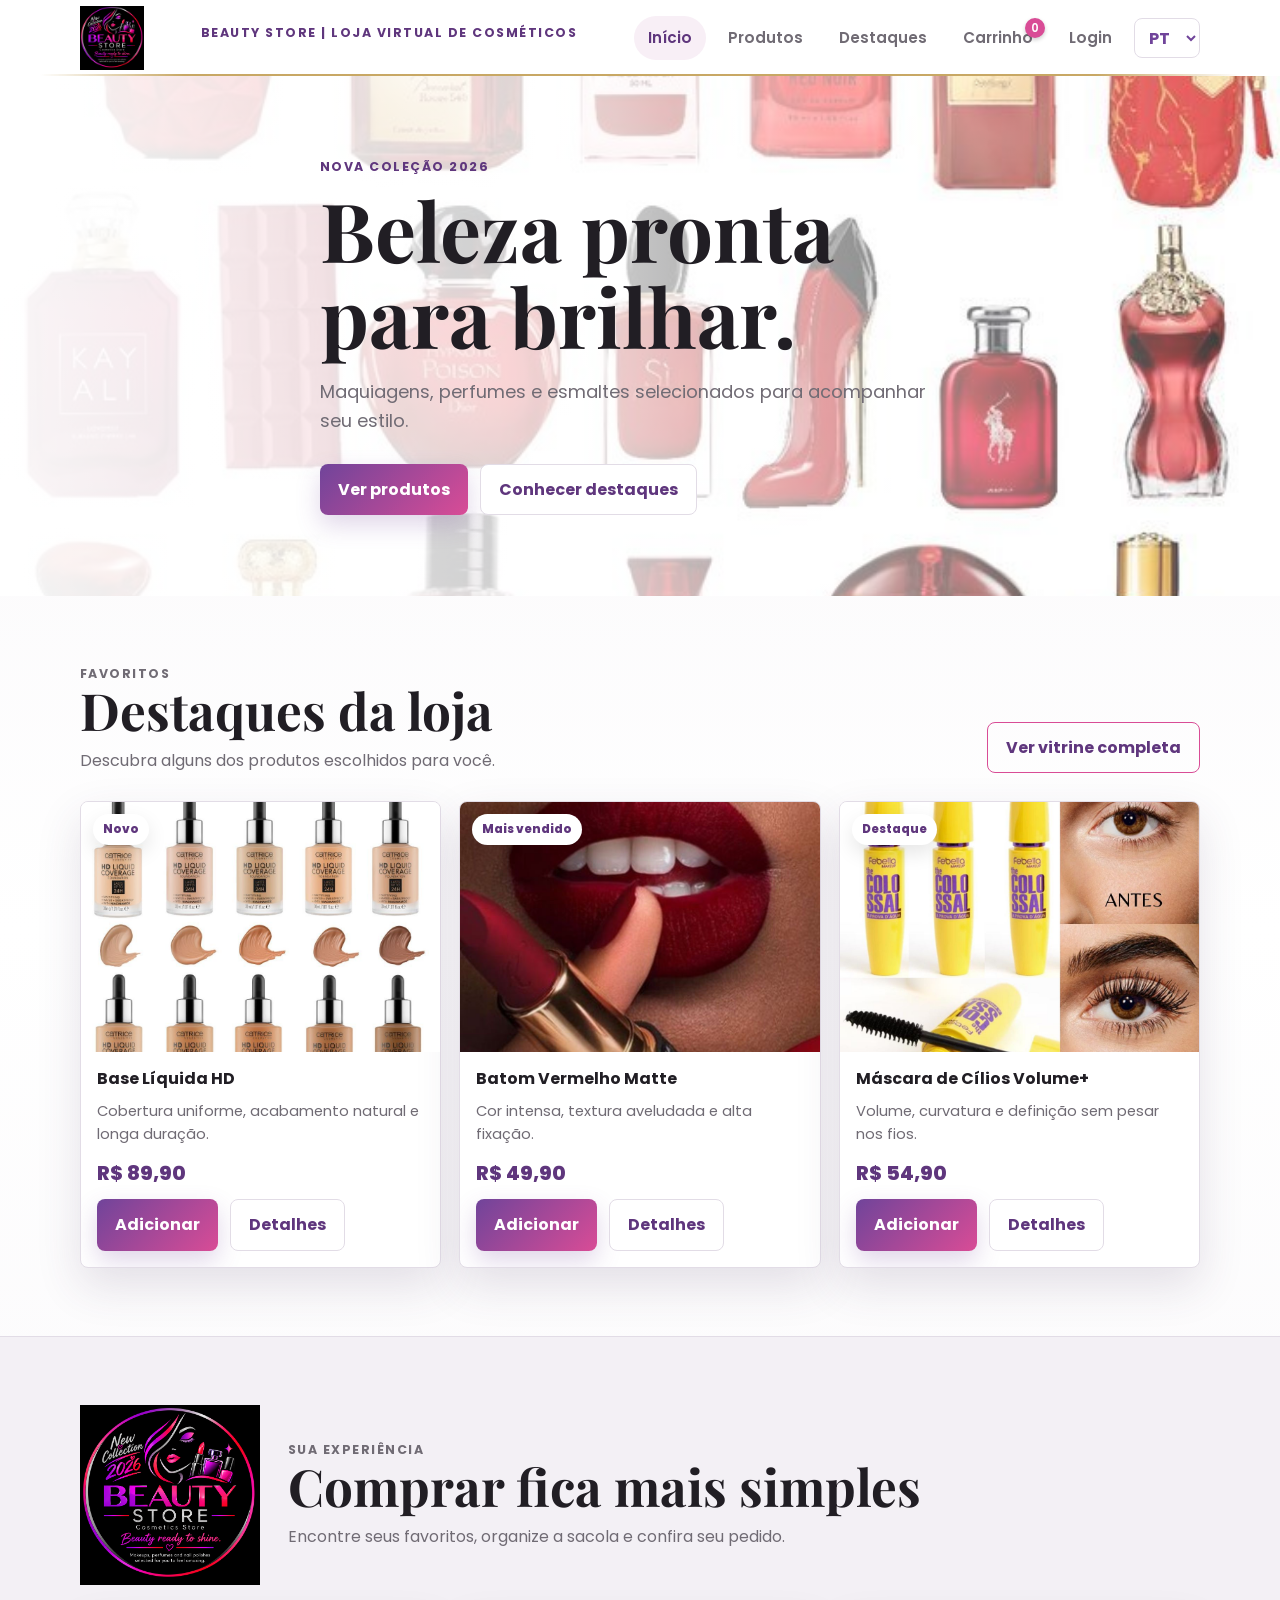
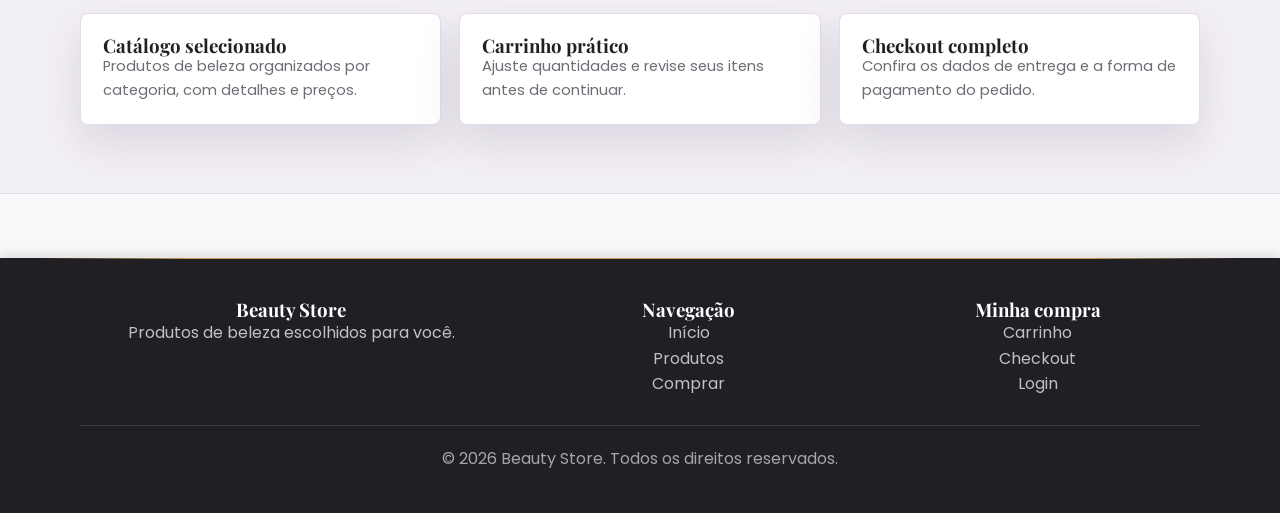
<file: public/index.html>
<!DOCTYPE html>
<html lang="pt-BR">
<head>
  <meta charset="UTF-8">
  <meta name="viewport" content="width=device-width, initial-scale=1.0">
  <title data-i18n="page.home">Beauty Store | Loja Virtual de Cosméticos</title>
  <link rel="preconnect" href="https://fonts.googleapis.com">
  <link rel="preconnect" href="https://fonts.gstatic.com" crossorigin>
  <link href="https://fonts.googleapis.com/css2?family=Playfair+Display:wght@600;700&family=Poppins:wght@400;500;600;700&display=swap" rel="stylesheet">
  <link rel="stylesheet" href="assets/css/style.css">
</head>
<body>
  <header class="topbar">
    <div class="container nav">
      <a class="brand" href="index.html"><img class="brand-logo" src="img/logo.png" alt="Beauty Store" width="64" height="64"></a>
      <p class="eyebrow" data-i18n="brand.title">Beauty Store | Loja Virtual de Cosméticos</p>
      <button class="menu-toggle" type="button" data-menu-toggle data-i18n-aria-label="nav.open" aria-expanded="false">☰</button>
      <nav class="nav-links" data-nav-links>
        <a class="active" href="index.html" aria-current="page" data-i18n="nav.home">Início</a>
        <a href="produtos.html" data-i18n="nav.products">Produtos</a>
        <a href="index.html#destaques" data-i18n="nav.highlights">Destaques</a>
        <a class="cart-link" href="carrinho.html"><span data-i18n="nav.cart">Carrinho</span> <span class="cart-count" data-cart-count>0</span></a>
        <a href="login.html" data-i18n="nav.login">Login</a>
        <select class="language-switch" data-language-switch aria-label="Idioma">
          <option value="pt">PT</option>
          <option value="en">EN</option>
        </select>
      </nav>
    </div>
  </header>

  <main>
    <section class="hero">
      <div class="container hero-content">
        <p class="eyebrow" data-i18n="home.heroEyebrow">Nova coleção 2026</p>
        <h1 data-i18n="home.heroTitle">Beleza pronta para brilhar.</h1>
        <p class="lead" data-i18n="home.heroBody">Maquiagens, perfumes e esmaltes selecionados para acompanhar seu estilo.</p>
        <div class="actions">
          <a class="btn btn-primary" href="produtos.html" data-i18n="home.products">Ver produtos</a>
          <a class="btn btn-light" href="#destaques" data-i18n="home.highlights">Conhecer destaques</a>
        </div>
      </div>
    </section>

    <section id="destaques" class="section">
      <div class="container">
        <div class="section-head">
          <div>
            <p class="eyebrow" data-i18n="home.favorites">Favoritos</p>
            <h2 data-i18n="home.featuredTitle">Destaques da loja</h2>
            <p data-i18n="home.featuredBody">Descubra alguns dos produtos escolhidos para você.</p>
          </div>
          <a class="btn btn-outline" href="produtos.html" data-i18n="home.allProducts">Ver vitrine completa</a>
        </div>
        <div class="grid grid-3" data-featured></div>
      </div>
    </section>

    <section class="section section-muted">
      <div class="container">
        <div class="section-head experience-intro">
          <img class="experience-logo" src="img/logo.png" alt="Logo Beauty Store" width="180" height="180">
          <div>
            <p class="eyebrow" data-i18n="home.experience">Sua experiência</p>
            <h2 data-i18n="home.experienceTitle">Comprar fica mais simples</h2>
            <p data-i18n="home.experienceBody">Encontre seus favoritos, organize a sacola e confira seu pedido.</p>
          </div>
        </div>
        <div class="grid grid-3">
          <article class="card summary">
            <h3 data-i18n="home.catalog">Catálogo selecionado</h3>
            <p class="product-desc" data-i18n="home.catalogBody">Produtos de beleza organizados por categoria, com detalhes e preços.</p>
          </article>
          <article class="card summary">
            <h3 data-i18n="home.easyCart">Carrinho prático</h3>
            <p class="product-desc" data-i18n="home.easyCartBody">Ajuste quantidades e revise seus itens antes de continuar.</p>
          </article>
          <article class="card summary">
            <h3 data-i18n="home.checkout">Checkout completo</h3>
            <p class="product-desc" data-i18n="home.checkoutBody">Confira os dados de entrega e a forma de pagamento do pedido.</p>
          </article>
        </div>
      </div>
    </section>
  </main>

  <footer class="footer">
    <div class="container">
      <div class="footer-grid">
        <div>
          <h3>Beauty Store</h3>
          <p data-i18n="footer.tagline">Produtos de beleza escolhidos para você.</p>
        </div>
        <div>
          <h3 data-i18n="footer.navigation">Navegação</h3>
          <p><a href="index.html" data-i18n="nav.home">Início</a></p>
          <p><a href="produtos.html" data-i18n="nav.products">Produtos</a></p>
          <p><a href="comprar.html?id=1" data-i18n="footer.buy">Comprar</a></p>
        </div>
        <div>
          <h3 data-i18n="footer.purchase">Minha compra</h3>
          <p><a href="carrinho.html" data-i18n="nav.cart">Carrinho</a></p>
          <p><a href="checkout.html" data-i18n="footer.checkout">Checkout</a></p>
          <p><a href="login.html" data-i18n="nav.login">Login</a></p>
        </div>
      </div>
      <div class="copyright" data-i18n="footer.copyright">© 2026 Beauty Store. Todos os direitos reservados.</div>
    </div>
  </footer>

  <script src="assets/js/app.js"></script>
</body>
</html>
</file>
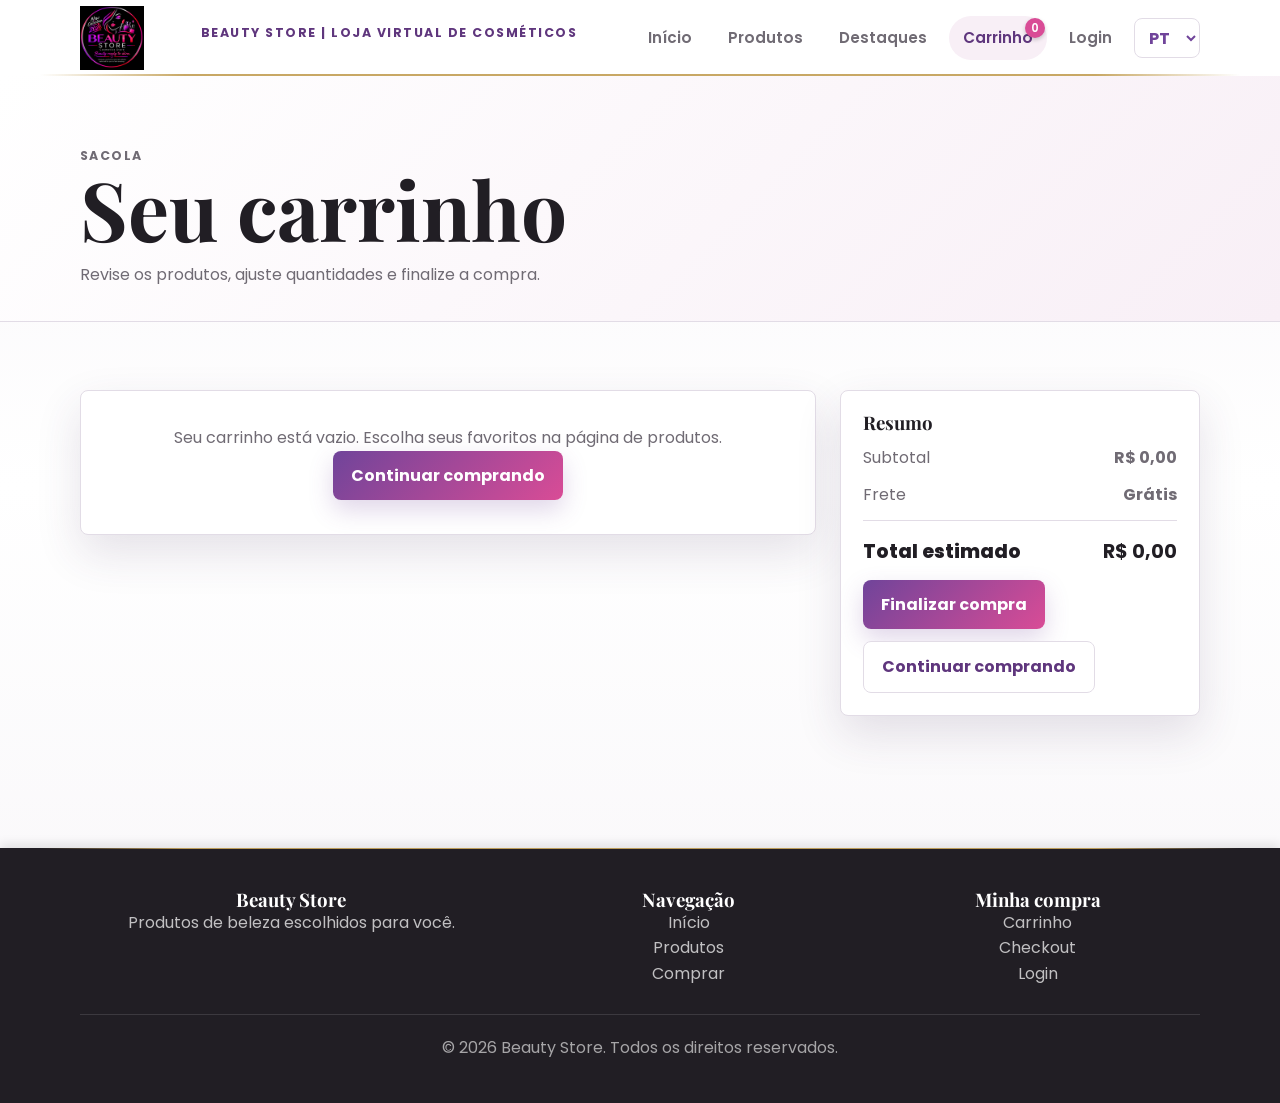
<file: public/carrinho.html>
<!DOCTYPE html>
<html lang="pt-BR">
<head>
  <meta charset="UTF-8">
  <meta name="viewport" content="width=device-width, initial-scale=1.0">
  <title data-i18n="page.home">Beauty Store | Loja Virtual de Cosméticos</title>
  <link rel="preconnect" href="https://fonts.googleapis.com">
  <link rel="preconnect" href="https://fonts.gstatic.com" crossorigin>
  <link href="https://fonts.googleapis.com/css2?family=Playfair+Display:wght@600;700&family=Poppins:wght@400;500;600;700&display=swap" rel="stylesheet">
  <link rel="stylesheet" href="assets/css/style.css">
</head>
<body>
  <header class="topbar">
    <div class="container nav">
      <a class="brand" href="index.html"><img class="brand-logo" src="img/logo.png" alt="Beauty Store" width="64" height="64"></a>
      <p class="eyebrow" data-i18n="brand.title">Beauty Store | Loja Virtual de Cosméticos</p>
      <button class="menu-toggle" type="button" data-menu-toggle data-i18n-aria-label="nav.open" aria-expanded="false">☰</button>
      <nav class="nav-links" data-nav-links>
        <a href="index.html" data-i18n="nav.home">Início</a>
        <a href="produtos.html" data-i18n="nav.products">Produtos</a>
        <a href="index.html#destaques" data-i18n="nav.highlights">Destaques</a>
        <a class="active cart-link" href="carrinho.html" aria-current="page"><span data-i18n="nav.cart">Carrinho</span> <span class="cart-count" data-cart-count>0</span></a>
        <a href="login.html" data-i18n="nav.login">Login</a>
        <select class="language-switch" data-language-switch aria-label="Idioma">
          <option value="pt">PT</option>
          <option value="en">EN</option>
        </select>
      </nav>
    </div>
  </header>

  <main>
    <section class="page-title">
      <div class="container">
        <p class="eyebrow" data-i18n="cart.eyebrow">Sacola</p>
        <h1 data-i18n="cart.title">Seu carrinho</h1>
        <p data-i18n="cart.body">Revise os produtos, ajuste quantidades e finalize a compra.</p>
      </div>
    </section>

    <section class="section">
      <div class="container cart-layout">
        <div class="cart-list" data-cart-list></div>
        <aside class="card summary">
          <h3 data-i18n="cart.summary">Resumo</h3>
          <div class="summary-row"><span data-i18n="cart.subtotal">Subtotal</span><strong data-subtotal>R$ 0,00</strong></div>
          <div class="summary-row"><span data-i18n="checkout.shipping">Frete</span><strong data-cart-shipping>Grátis acima de R$ 150,00</strong></div>
          <div class="summary-row total"><span data-i18n="cart.total">Total estimado</span><strong data-total>R$ 0,00</strong></div>
          <div class="actions">
            <a class="btn btn-primary" href="checkout.html" data-i18n="cart.finish">Finalizar compra</a>
            <a class="btn btn-light" href="produtos.html" data-i18n="cart.continue">Continuar comprando</a>
          </div>
        </aside>
      </div>
    </section>
  </main>

  <footer class="footer">
    <div class="container">
      <div class="footer-grid">
        <div>
          <h3>Beauty Store</h3>
          <p data-i18n="footer.tagline">Produtos de beleza escolhidos para você.</p>
        </div>
        <div>
          <h3 data-i18n="footer.navigation">Navegação</h3>
          <p><a href="index.html" data-i18n="nav.home">Início</a></p>
          <p><a href="produtos.html" data-i18n="nav.products">Produtos</a></p>
          <p><a href="comprar.html?id=1" data-i18n="footer.buy">Comprar</a></p>
        </div>
        <div>
          <h3 data-i18n="footer.purchase">Minha compra</h3>
          <p><a href="carrinho.html" data-i18n="nav.cart">Carrinho</a></p>
          <p><a href="checkout.html" data-i18n="footer.checkout">Checkout</a></p>
          <p><a href="login.html" data-i18n="nav.login">Login</a></p>
        </div>
      </div>
      <div class="copyright" data-i18n="footer.copyright">© 2026 Beauty Store. Todos os direitos reservados.</div>
    </div>
  </footer>

  <script src="assets/js/app.js"></script>
</body>
</html>
</file>
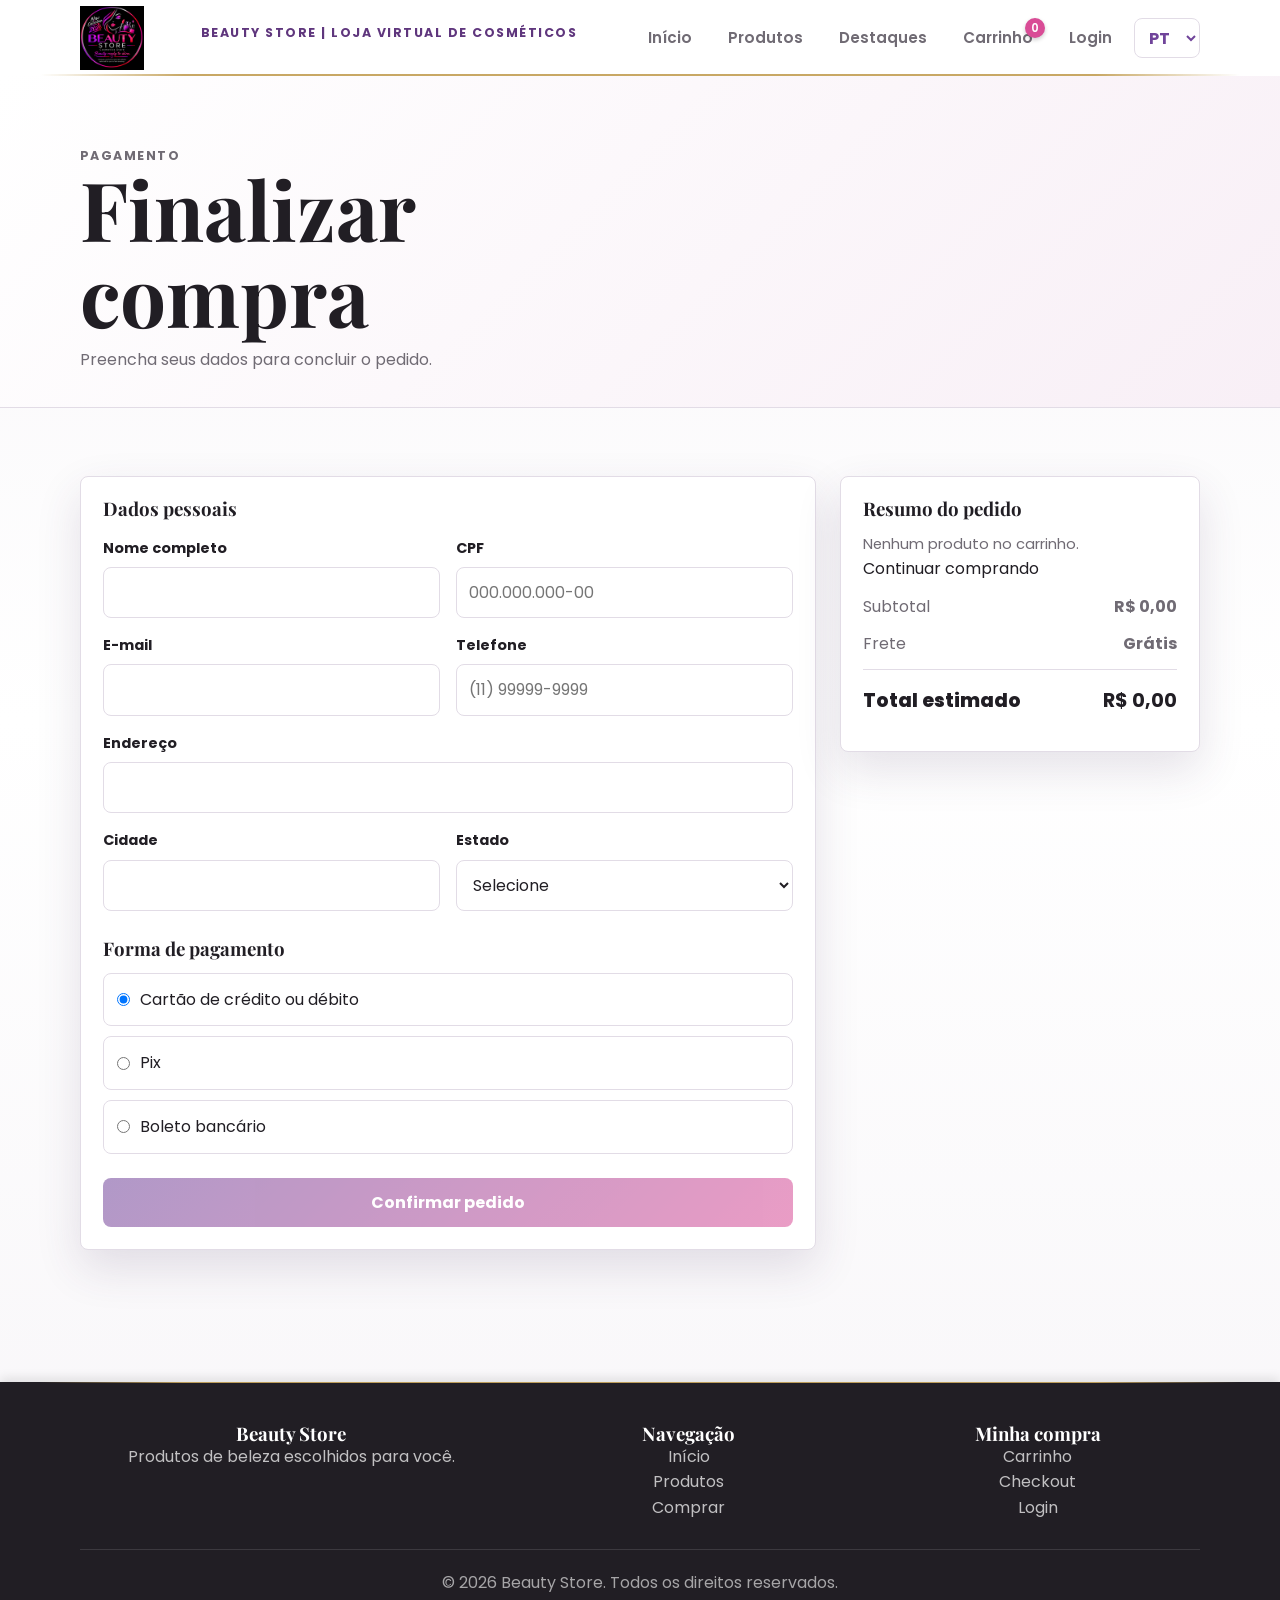
<file: public/checkout.html>
<!DOCTYPE html>
<html lang="pt-BR">
<head>
  <meta charset="UTF-8">
  <meta name="viewport" content="width=device-width, initial-scale=1.0">
  <title data-i18n="page.home">Beauty Store | Loja Virtual de Cosméticos</title>
  <link rel="preconnect" href="https://fonts.googleapis.com">
  <link rel="preconnect" href="https://fonts.gstatic.com" crossorigin>
  <link href="https://fonts.googleapis.com/css2?family=Playfair+Display:wght@600;700&family=Poppins:wght@400;500;600;700&display=swap" rel="stylesheet">
  <link rel="stylesheet" href="assets/css/style.css">
</head>
<body>
  <header class="topbar">
    <div class="container nav">
      <a class="brand" href="index.html"><img class="brand-logo" src="img/logo.png" alt="Beauty Store" width="64" height="64"></a>
      <p class="eyebrow" data-i18n="brand.title">Beauty Store | Loja Virtual de Cosméticos</p>
      <button class="menu-toggle" type="button" data-menu-toggle data-i18n-aria-label="nav.open" aria-expanded="false">☰</button>
      <nav class="nav-links" data-nav-links>
        <a href="index.html" data-i18n="nav.home">Início</a>
        <a href="produtos.html" data-i18n="nav.products">Produtos</a>
        <a href="index.html#destaques" data-i18n="nav.highlights">Destaques</a>
        <a class="cart-link" href="carrinho.html"><span data-i18n="nav.cart">Carrinho</span> <span class="cart-count" data-cart-count>0</span></a>
        <a href="login.html" data-i18n="nav.login">Login</a>
        <select class="language-switch" data-language-switch aria-label="Idioma">
          <option value="pt">PT</option>
          <option value="en">EN</option>
        </select>
      </nav>
    </div>
  </header>

  <main>
    <section class="page-title">
      <div class="container">
        <p class="eyebrow" data-i18n="checkout.eyebrow">Pagamento</p>
        <h1 data-i18n="checkout.title">Finalizar compra</h1>
        <p data-i18n="checkout.body">Preencha seus dados para concluir o pedido.</p>
      </div>
    </section>

    <section class="section">
      <div class="container checkout-layout">
        <form class="card form-panel" data-checkout-form>
          <h3 data-i18n="checkout.personal">Dados pessoais</h3>
          <div class="form-grid" style="margin-top: 18px;">
            <div class="field">
              <label for="nome" data-i18n="checkout.fullName">Nome completo</label>
              <input id="nome" name="nome" type="text" required>
            </div>
            <div class="field">
              <label for="cpf" data-i18n="checkout.cpf">CPF</label>
              <input id="cpf" name="cpf" type="text" placeholder="000.000.000-00" required>
            </div>
            <div class="field">
              <label for="email" data-i18n="checkout.email">E-mail</label>
              <input id="email" name="email" type="email" required>
            </div>
            <div class="field">
              <label for="telefone" data-i18n="checkout.phone">Telefone</label>
              <input id="telefone" name="telefone" type="tel" placeholder="(11) 99999-9999" required>
            </div>
            <div class="field full">
              <label for="endereco" data-i18n="checkout.address">Endereço</label>
              <input id="endereco" name="endereco" type="text" required>
            </div>
            <div class="field">
              <label for="cidade" data-i18n="checkout.city">Cidade</label>
              <input id="cidade" name="cidade" type="text" required>
            </div>
            <div class="field">
              <label for="estado" data-i18n="checkout.state">Estado</label>
              <select id="estado" name="estado" required>
                <option value="" data-i18n="checkout.select">Selecione</option>
                <option>SP</option>
                <option>RJ</option>
                <option>MG</option>
                <option>BA</option>
                <option>PR</option>
                <option>SC</option>
                <option>RS</option>
                <option>DF</option>
              </select>
            </div>
          </div>

          <h3 style="margin-top: 28px;" data-i18n="checkout.payment">Forma de pagamento</h3>
          <div class="payment-options" style="margin-top: 14px;">
            <label><input type="radio" name="pagamento" value="Cartão" checked><span data-i18n="checkout.card">Cartão de crédito ou débito</span></label>
            <label><input type="radio" name="pagamento" value="Pix"><span data-i18n="checkout.pix">Pix</span></label>
            <label><input type="radio" name="pagamento" value="Boleto"><span data-i18n="checkout.boleto">Boleto bancário</span></label>
          </div>

          <button class="btn btn-primary" type="submit" style="margin-top: 24px; width: 100%;" data-i18n="checkout.confirm">Confirmar pedido</button>
        </form>

        <aside class="card summary">
          <h3 data-i18n="checkout.summary">Resumo do pedido</h3>
          <div data-checkout-items style="margin-top: 14px;"></div>
          <div class="summary-row"><span data-i18n="cart.subtotal">Subtotal</span><strong data-checkout-subtotal>R$ 0,00</strong></div>
          <div class="summary-row"><span data-i18n="checkout.shipping">Frete</span><strong data-checkout-frete>Grátis</strong></div>
          <div class="summary-row total"><span data-i18n="cart.total">Total</span><strong data-checkout-total>R$ 0,00</strong></div>
        </aside>
      </div>
    </section>
  </main>

  <footer class="footer">
    <div class="container">
      <div class="footer-grid">
        <div>
          <h3>Beauty Store</h3>
          <p data-i18n="footer.tagline">Produtos de beleza escolhidos para você.</p>
        </div>
        <div>
          <h3 data-i18n="footer.navigation">Navegação</h3>
          <p><a href="index.html" data-i18n="nav.home">Início</a></p>
          <p><a href="produtos.html" data-i18n="nav.products">Produtos</a></p>
          <p><a href="comprar.html?id=1" data-i18n="footer.buy">Comprar</a></p>
        </div>
        <div>
          <h3 data-i18n="footer.purchase">Minha compra</h3>
          <p><a href="carrinho.html" data-i18n="nav.cart">Carrinho</a></p>
          <p><a href="checkout.html" data-i18n="footer.checkout">Checkout</a></p>
          <p><a href="login.html" data-i18n="nav.login">Login</a></p>
        </div>
      </div>
      <div class="copyright" data-i18n="footer.copyright">© 2026 Beauty Store. Todos os direitos reservados.</div>
    </div>
  </footer>

  <script src="assets/js/app.js"></script>
</body>
</html>
</file>
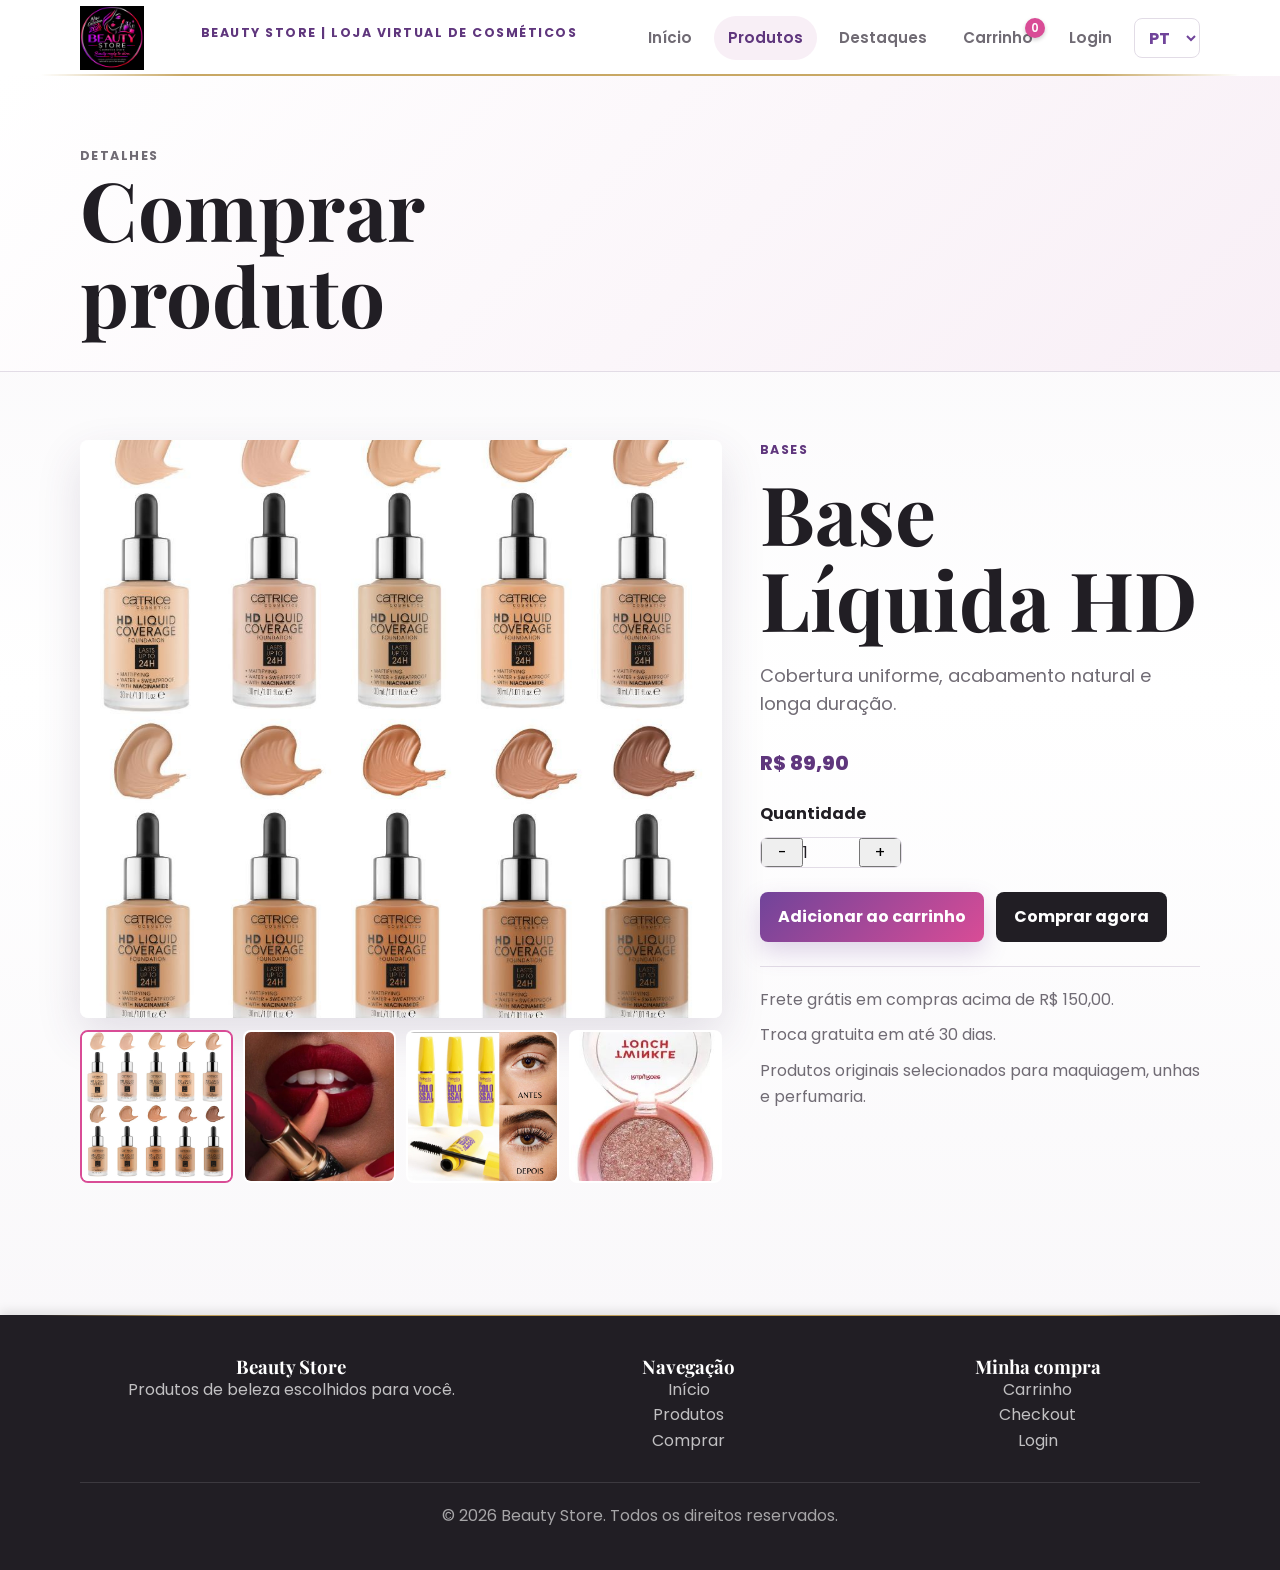
<file: public/comprar.html>
<!DOCTYPE html>
<html lang="pt-BR">
<head>
  <meta charset="UTF-8">
  <meta name="viewport" content="width=device-width, initial-scale=1.0">
  <title data-i18n="page.home">Beauty Store | Loja Virtual de Cosméticos</title>
  <link rel="preconnect" href="https://fonts.googleapis.com">
  <link rel="preconnect" href="https://fonts.gstatic.com" crossorigin>
  <link href="https://fonts.googleapis.com/css2?family=Playfair+Display:wght@600;700&family=Poppins:wght@400;500;600;700&display=swap" rel="stylesheet">
  <link rel="stylesheet" href="assets/css/style.css">
</head>
<body>
  <header class="topbar">
    <div class="container nav">
      <a class="brand" href="index.html"><img class="brand-logo" src="img/logo.png" alt="Beauty Store" width="64" height="64"></a>
      <p class="eyebrow" data-i18n="brand.title">Beauty Store | Loja Virtual de Cosméticos</p>
      <button class="menu-toggle" type="button" data-menu-toggle data-i18n-aria-label="nav.open" aria-expanded="false">☰</button>
      <nav class="nav-links" data-nav-links>
        <a href="index.html" data-i18n="nav.home">Início</a>
        <a class="active" href="produtos.html" data-i18n="nav.products">Produtos</a>
        <a href="index.html#destaques" data-i18n="nav.highlights">Destaques</a>
        <a class="cart-link" href="carrinho.html"><span data-i18n="nav.cart">Carrinho</span> <span class="cart-count" data-cart-count>0</span></a>
        <a href="login.html" data-i18n="nav.login">Login</a>
        <select class="language-switch" data-language-switch aria-label="Idioma">
          <option value="pt">PT</option>
          <option value="en">EN</option>
        </select>
      </nav>
    </div>
  </header>

  <main>
    <section class="page-title">
      <div class="container">
        <p class="eyebrow" data-i18n="detail.eyebrow">Detalhes</p>
        <h1 data-i18n="detail.title">Comprar produto</h1>
      </div>
    </section>

    <section class="section">
      <div class="container product-detail" data-product-detail></div>
    </section>
  </main>

  <footer class="footer">
    <div class="container">
      <div class="footer-grid">
        <div>
          <h3>Beauty Store</h3>
          <p data-i18n="footer.tagline">Produtos de beleza escolhidos para você.</p>
        </div>
        <div>
          <h3 data-i18n="footer.navigation">Navegação</h3>
          <p><a href="index.html" data-i18n="nav.home">Início</a></p>
          <p><a href="produtos.html" data-i18n="nav.products">Produtos</a></p>
          <p><a href="comprar.html?id=1" data-i18n="footer.buy">Comprar</a></p>
        </div>
        <div>
          <h3 data-i18n="footer.purchase">Minha compra</h3>
          <p><a href="carrinho.html" data-i18n="nav.cart">Carrinho</a></p>
          <p><a href="checkout.html" data-i18n="footer.checkout">Checkout</a></p>
          <p><a href="login.html" data-i18n="nav.login">Login</a></p>
        </div>
      </div>
      <div class="copyright" data-i18n="footer.copyright">© 2026 Beauty Store. Todos os direitos reservados.</div>
    </div>
  </footer>

  <script src="assets/js/app.js"></script>
</body>
</html>
</file>
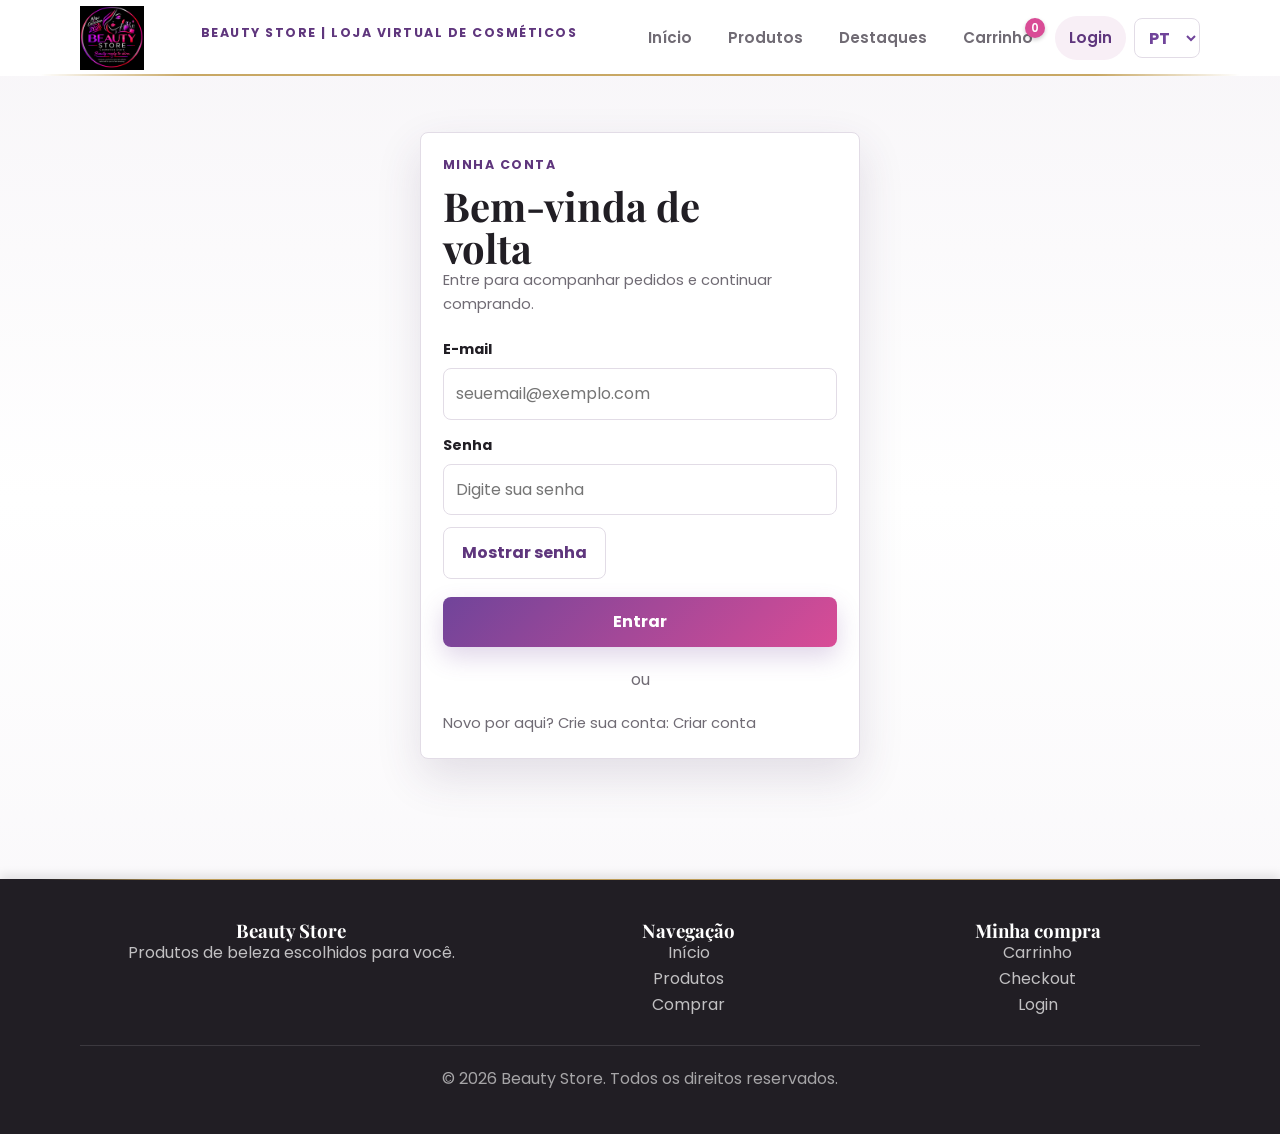
<file: public/login.html>
<!DOCTYPE html>
<html lang="pt-BR">
<head>
  <meta charset="UTF-8">
  <meta name="viewport" content="width=device-width, initial-scale=1.0">
  <title data-i18n="page.home">Beauty Store | Loja Virtual de Cosméticos</title>
  <link rel="preconnect" href="https://fonts.googleapis.com">
  <link rel="preconnect" href="https://fonts.gstatic.com" crossorigin>
  <link href="https://fonts.googleapis.com/css2?family=Playfair+Display:wght@600;700&family=Poppins:wght@400;500;600;700&display=swap" rel="stylesheet">
  <link rel="stylesheet" href="assets/css/style.css">
</head>
<body>
  <header class="topbar">
    <div class="container nav">
      <a class="brand" href="index.html"><img class="brand-logo" src="img/logo.png" alt="Beauty Store" width="64" height="64"></a>
      <p class="eyebrow" data-i18n="brand.title">Beauty Store | Loja Virtual de Cosméticos</p>
      <button class="menu-toggle" type="button" data-menu-toggle data-i18n-aria-label="nav.open" aria-expanded="false">☰</button>
      <nav class="nav-links" data-nav-links>
        <a href="index.html" data-i18n="nav.home">Início</a>
        <a href="produtos.html" data-i18n="nav.products">Produtos</a>
        <a href="index.html#destaques" data-i18n="nav.highlights">Destaques</a>
        <a class="cart-link" href="carrinho.html"><span data-i18n="nav.cart">Carrinho</span> <span class="cart-count" data-cart-count>0</span></a>
        <a class="active" href="login.html" aria-current="page" data-i18n="nav.login">Login</a>
        <select class="language-switch" data-language-switch aria-label="Idioma">
          <option value="pt">PT</option>
          <option value="en">EN</option>
        </select>
      </nav>
    </div>
  </header>

  <main class="container login-wrap">
    <form class="card login-card" data-login-form>
      <p class="eyebrow" data-i18n="login.account">Minha conta</p>
      <h1 style="font-size: 2.5rem;" data-i18n="login.welcome">Bem-vinda de volta</h1>
      <p class="product-desc" data-i18n="login.intro">Entre para acompanhar pedidos e continuar comprando.</p>

      <div class="field" style="margin-top: 22px;">
        <label for="email" data-i18n="checkout.email">E-mail</label>
        <input id="email" name="email" type="email" placeholder="seuemail@exemplo.com" data-i18n-placeholder="login.emailPlaceholder" required>
      </div>
      <div class="field" style="margin-top: 14px;">
        <label for="senha" data-i18n="login.password">Senha</label>
        <input id="senha" name="senha" type="password" placeholder="Digite sua senha" data-i18n-placeholder="login.passwordPlaceholder" required>
      </div>
      <button class="btn btn-light" type="button" data-toggle-password style="margin-top: 12px;" data-i18n="login.showPassword">Mostrar senha</button>
      <button class="btn btn-primary" type="submit" style="margin-top: 18px; width: 100%;" data-i18n="login.enter">Entrar</button>

      <div class="divider" data-i18n="login.or">ou</div>
      <p class="product-desc"><span data-i18n="login.new">Novo por aqui? Crie sua conta:</span> <a href="../app/controllers/register.php" data-i18n="login.register">Criar conta</a></p>
    </form>
  </main>

  <footer class="footer">
    <div class="container">
      <div class="footer-grid">
        <div>
          <h3>Beauty Store</h3>
          <p data-i18n="footer.tagline">Produtos de beleza escolhidos para você.</p>
        </div>
        <div>
          <h3 data-i18n="footer.navigation">Navegação</h3>
          <p><a href="index.html" data-i18n="nav.home">Início</a></p>
          <p><a href="produtos.html" data-i18n="nav.products">Produtos</a></p>
          <p><a href="comprar.html?id=1" data-i18n="footer.buy">Comprar</a></p>
        </div>
        <div>
          <h3 data-i18n="footer.purchase">Minha compra</h3>
          <p><a href="carrinho.html" data-i18n="nav.cart">Carrinho</a></p>
          <p><a href="checkout.html" data-i18n="footer.checkout">Checkout</a></p>
          <p><a href="login.html" data-i18n="nav.login">Login</a></p>
        </div>
      </div>
      <div class="copyright" data-i18n="footer.copyright">© 2026 Beauty Store. Todos os direitos reservados.</div>
    </div>
  </footer>

  <script src="assets/js/app.js"></script>
</body>
</html>
</file>
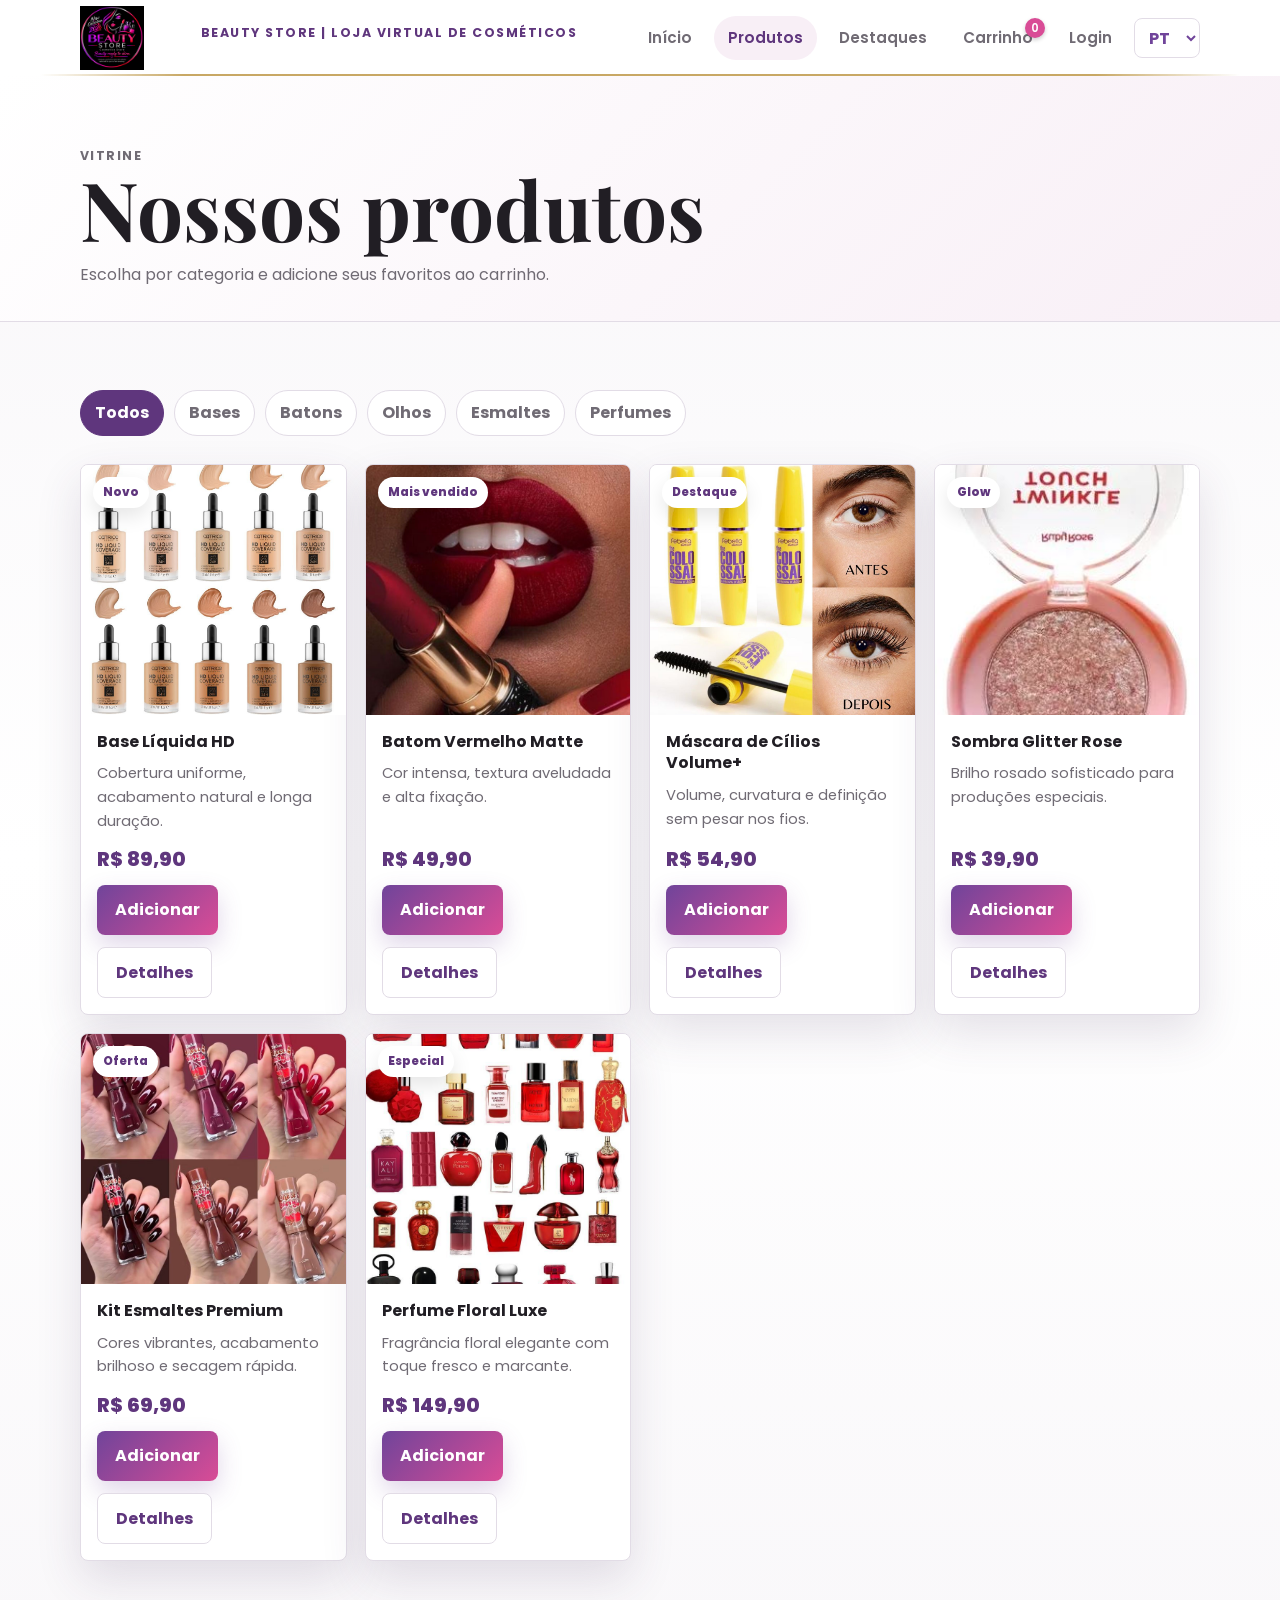
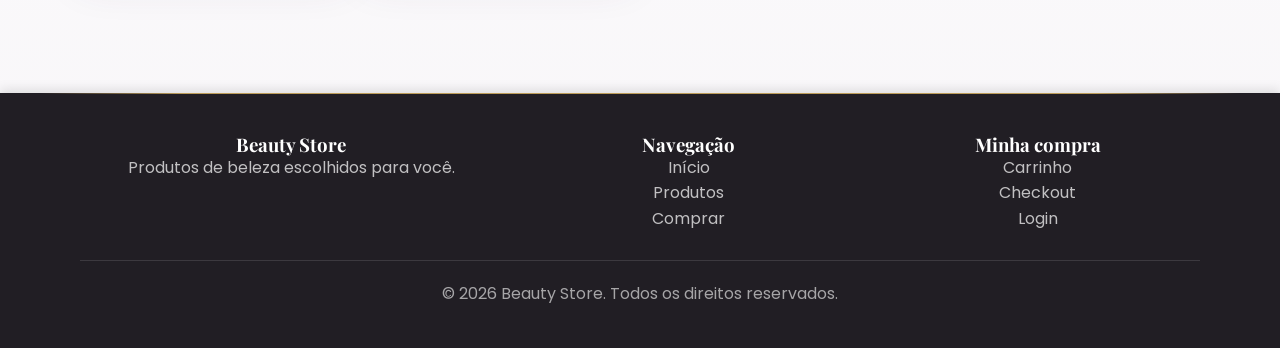
<file: public/produtos.html>
<!DOCTYPE html>
<html lang="pt-BR">
<head>
  <meta charset="UTF-8">
  <meta name="viewport" content="width=device-width, initial-scale=1.0">
  <title data-i18n="page.home">Beauty Store | Loja Virtual de Cosméticos</title>
  <link rel="preconnect" href="https://fonts.googleapis.com">
  <link rel="preconnect" href="https://fonts.gstatic.com" crossorigin>
  <link href="https://fonts.googleapis.com/css2?family=Playfair+Display:wght@600;700&family=Poppins:wght@400;500;600;700&display=swap" rel="stylesheet">
  <link rel="stylesheet" href="assets/css/style.css">
</head>
<body>
  <header class="topbar">
    <div class="container nav">
      <a class="brand" href="index.html"><img class="brand-logo" src="img/logo.png" alt="Beauty Store" width="64" height="64"></a>
      <p class="eyebrow" data-i18n="brand.title">Beauty Store | Loja Virtual de Cosméticos</p>
      <button class="menu-toggle" type="button" data-menu-toggle data-i18n-aria-label="nav.open" aria-expanded="false">☰</button>
      <nav class="nav-links" data-nav-links>
        <a href="index.html" data-i18n="nav.home">Início</a>
        <a class="active" href="produtos.html" aria-current="page" data-i18n="nav.products">Produtos</a>
        <a href="index.html#destaques" data-i18n="nav.highlights">Destaques</a>
        <a class="cart-link" href="carrinho.html"><span data-i18n="nav.cart">Carrinho</span> <span class="cart-count" data-cart-count>0</span></a>
        <a href="login.html" data-i18n="nav.login">Login</a>
        <select class="language-switch" data-language-switch aria-label="Idioma">
          <option value="pt">PT</option>
          <option value="en">EN</option>
        </select>
      </nav>
    </div>
  </header>

  <main>
    <section class="page-title">
      <div class="container">
        <p class="eyebrow" data-i18n="products.eyebrow">Vitrine</p>
        <h1 data-i18n="products.title">Nossos produtos</h1>
        <p data-i18n="products.body">Escolha por categoria e adicione seus favoritos ao carrinho.</p>
      </div>
    </section>

    <section class="section">
      <div class="container">
        <div class="filters">
          <button class="active" type="button" data-filter="all" data-i18n="filter.all">Todos</button>
          <button type="button" data-filter="Bases" data-i18n="filter.bases">Bases</button>
          <button type="button" data-filter="Batons" data-i18n="filter.lips">Batons</button>
          <button type="button" data-filter="Olhos" data-i18n="filter.eyes">Olhos</button>
          <button type="button" data-filter="Esmaltes" data-i18n="filter.nails">Esmaltes</button>
          <button type="button" data-filter="Perfumes" data-i18n="filter.fragrance">Perfumes</button>
        </div>
        <div class="grid" data-products></div>
      </div>
    </section>
  </main>

  <footer class="footer">
    <div class="container">
      <div class="footer-grid">
        <div>
          <h3>Beauty Store</h3>
          <p data-i18n="footer.tagline">Produtos de beleza escolhidos para você.</p>
        </div>
        <div>
          <h3 data-i18n="footer.navigation">Navegação</h3>
          <p><a href="index.html" data-i18n="nav.home">Início</a></p>
          <p><a href="produtos.html" data-i18n="nav.products">Produtos</a></p>
          <p><a href="comprar.html?id=1" data-i18n="footer.buy">Comprar</a></p>
        </div>
        <div>
          <h3 data-i18n="footer.purchase">Minha compra</h3>
          <p><a href="carrinho.html" data-i18n="nav.cart">Carrinho</a></p>
          <p><a href="checkout.html" data-i18n="footer.checkout">Checkout</a></p>
          <p><a href="login.html" data-i18n="nav.login">Login</a></p>
        </div>
      </div>
      <div class="copyright" data-i18n="footer.copyright">© 2026 Beauty Store. Todos os direitos reservados.</div>
    </div>
  </footer>

  <script src="assets/js/app.js"></script>
</body>
</html>
</file>
<file: public/assets/css/style.css>
:root {
  --pink: #d94c96;
  --pink-dark: #5f367d;
  --purple: #70449a;
  --purple-light: #eee7f4;
  --rose: #f8eff6;
  --cream: #f5f4f6;
  --ink: #211e24;
  --muted: #706b74;
  --line: #e2dce6;
  --gold: #c99436;
  --green: #198754;
  --shadow: 0 18px 45px rgba(74, 50, 91, .14);
}
/* Variáveis personalizadas */
:root {
    --primary-color: var(--pink);
    --secondary-color: var(--purple-light);
    --accent-color: var(--purple);
    --background-light: var(--cream);
    --text-dark: var(--ink);
    --white: #fff;
    --gradient-primary: linear-gradient(135deg, var(--purple), var(--pink));
    --shadow-sm: 0 2px 4px rgba(0, 0, 0, 0.1);
    --shadow-md: 0 4px 15px rgba(0, 0, 0, 0.1);
    --border-radius: 10px;
}

/* Reset e estilos base */
* {
    margin: 0;
    padding: 0;
    box-sizing: border-box;
}

body {
    font-family: 'Poppins', sans-serif;
    background-color: var(--background-light);
    color: var(--text-dark);
    line-height: 1.6;
}

/* Header e navegação */
.header {
    background: linear-gradient(135deg, var(--primary-color), var(--secondary-color));
    padding: 1rem 0;
    box-shadow: 0 2px 10px rgba(0, 0, 0, 0.1);
}

.nav-container {
    max-width: 1200px;
    margin: 0 auto;
    padding: 0 1rem;
    display: flex;
    justify-content: space-between;
    align-items: center;
}

.logo {
    font-size: 2rem;
    color: var(--white);
    font-weight: bold;
    text-decoration: none;
}

/* Produtos grid */
.produtos-container {
    max-width: 1200px;
    margin: 2rem auto;
    padding: 0 1rem;
    display: grid;
    grid-template-columns: repeat(auto-fit, minmax(280px, 1fr));
    gap: 2rem;
}

.produto {
    background-color: var(--white);
    border-radius: 10px;
    box-shadow: 0 4px 15px rgba(0, 0, 0, 0.1);
    overflow: hidden;
    transition: transform 0.3s ease;
    animation: fadeIn 0.5s ease-out;
}

@keyframes fadeIn {
    from {
        opacity: 0;
        transform: translateY(20px);
    }
    to {
        opacity: 1;
        transform: translateY(0);
    }
}

.produto:hover {
    transform: translateY(-5px);
}

.produto-imagem {
    width: 100%;
    height: 300px;
    object-fit: cover;
}

.produto-info {
    padding: 1.5rem;
}

.produto-titulo {
    font-size: 1.25rem;
    color: var(--text-dark);
    margin-bottom: 0.5rem;
}

.produto-preco {
    font-size: 1.5rem;
    color: var(--accent-color);
    font-weight: bold;
    margin: 1rem 0;
}

.produto-acoes {
    display: flex;
    gap: 1rem;
    align-items: center;
    margin-top: 1rem;
}

/* Controles de quantidade */
.quantidade-container {
    display: flex;
    align-items: center;
    gap: 0.5rem;
    background: var(--white);
    padding: 0.3rem;
    border-radius: 20px;
    border: 1px solid var(--secondary-color);
}

.quantidade-btn {
    background: var(--gradient-primary);
    color: var(--white);
    border: none;
    width: 25px;
    height: 25px;
    border-radius: 50%;
    font-size: 1rem;
    font-weight: bold;
    cursor: pointer;
    display: flex;
    align-items: center;
    justify-content: center;
    transition: all 0.3s ease;
    box-shadow: var(--shadow-sm);
}

.quantidade-btn:hover {
    transform: scale(1.1);
    box-shadow: var(--shadow-md);
    background: linear-gradient(135deg, var(--accent-color), var(--primary-color));
}

.quantidade-btn:active {
    transform: scale(0.95);
    box-shadow: var(--shadow-sm);
}

.quantidade-input {
    width: 40px;
    text-align: center;
    font-size: 1rem;
    border: none;
    background: transparent;
    padding: 0;
}

.quantidade-input::-webkit-inner-spin-button,
.quantidade-input::-webkit-outer-spin-button {
    -webkit-appearance: none;
    margin: 0;
}

.btn-comprar {
    display: inline-block;
    padding: 0.8rem 1.5rem;
    background-color: var(--primary-color);
    color: var(--white);
    text-decoration: none;
    border-radius: 25px;
    transition: background-color 0.3s ease;
}

.btn-comprar:hover {
    background-color: var(--accent-color);
}

/* Botão Adicionar ao Carrinho */
.btn-adicionar-carrinho {
    background: var(--gradient-primary);
    color: var(--white);
    border: none;
    padding: 0.8rem 1.2rem;
    border-radius: 25px;
    cursor: pointer;
    font-size: 0.9rem;
    font-weight: 500;
    transition: all 0.3s ease;
    box-shadow: var(--shadow-sm);
    display: flex;
    align-items: center;
    gap: 0.5rem;
    flex: 1;
}

.btn-adicionar-carrinho i {
    font-size: 1rem;
}

.btn-adicionar-carrinho:hover {
    transform: translateY(-2px);
    box-shadow: var(--shadow-md);
    background: linear-gradient(135deg, var(--accent-color), var(--primary-color));
    color: var(--white);
    text-decoration: none;
}

.btn-adicionar-carrinho:active {
    transform: translateY(0);
    box-shadow: var(--shadow-sm);
}

/* Banner e destaques */
.banner {
    width: 100%;
    max-height: 500px;
    object-fit: cover;
    margin-bottom: 2rem;
}

.destaques {
    display: flex;
    gap: 2rem;
    margin: 2rem auto;
    max-width: 1200px;
    padding: 0 1rem;
    justify-content: center;
    text-align: center;
}

/* Título da seção de novidades */
.destaques-titulo {
    text-align: center;
    font-size: 2rem;
    color: var(--accent-color);
    margin-bottom: 2rem;
    font-weight: 600;
}

.destaque-item {
    flex: 1;
    position: relative;
    overflow: hidden;
    border-radius: 10px;
}

.destaque-item img {
    width: 100%;
    height: 250px;
    object-fit: cover;
    border-radius: 10px;
    margin-bottom: 1rem;
}

.destaque-item h3 {
    color: var(--text-dark);
    font-size: 1.2rem;
    margin-top: 0.5rem;
    text-align: center;
    font-weight: 600;
    transition: color 0.3s ease;
}

.destaque-item:hover h3 {
    color: var(--primary-color);
}

/* Responsividade */
@media (max-width: 768px) {
    .destaques {
        flex-direction: column;
    }
    
    .produtos-container {
        grid-template-columns: repeat(auto-fit, minmax(250px, 1fr));
    }
}

/* Carrinho e ícones */
.cart-container {
    display: flex;
    align-items: center;
    gap: 1rem;
}

.cart-icon {
    color: var(--white);
    font-size: 1.5rem;
    position: relative;
    padding: 0.5rem;
    background: rgba(255, 255, 255, 0.1);
    border-radius: 50%;
    transition: all 0.3s ease;
}

.cart-icon:hover {
    background: rgba(255, 255, 255, 0.2);
    transform: scale(1.1);
}

.cart-count {
    position: absolute;
    top: -8px;
    right: -8px;
    background-color: var(--accent-color);
    color: var(--white);
    border-radius: 50%;
    padding: 2px 6px;
    font-size: 0.8rem;
    box-shadow: 0 2px 4px rgba(0, 0, 0, 0.2);
}

.cart-text {
    color: var(--white);
    font-size: 0.9rem;
    text-transform: uppercase;
    letter-spacing: 1px;
}

/* Formulários */
.form-container {
    max-width: 500px;
    margin: 2rem auto;
    padding: 2rem;
    background-color: var(--white);
    border-radius: 10px;
    box-shadow: 0 4px 15px rgba(0, 0, 0, 0.1);
}

.form-group {
    margin-bottom: 1.5rem;
}

.form-input {
    width: 100%;
    padding: 0.8rem;
    border: 1px solid var(--secondary-color);
    border-radius: 5px;
    font-size: 1rem;
}

.form-input:focus {
    outline: none;
    border-color: var(--primary-color);
  box-shadow: 0 0 0 3px rgba(217, 76, 150, 0.18);
}

/* Carrinho Modal */
.carrinho-table {
    margin-bottom: 2rem;
}

.carrinho-table img {
    width: 60px;
    height: 60px;
    object-fit: cover;
    border-radius: var(--border-radius);
    box-shadow: var(--shadow-sm);
    transition: transform 0.3s ease;
}

.carrinho-table img:hover {
    transform: scale(1.1);
}

.carrinho-table .produto-info {
    display: flex;
    align-items: center;
    gap: 1rem;
}

.carrinho-table .produto-titulo {
    margin: 0;
    font-size: 1rem;
    color: var(--text-dark);
}

.carrinho-table .produto-variacao {
    font-size: 0.85rem;
  color: var(--muted);
}

.carrinho-table .quantidade {
    width: 80px;
    text-align: center;
    border: 1px solid var(--secondary-color);
    border-radius: 5px;
    padding: 0.3rem;
    transition: border-color 0.3s ease;
}

.carrinho-table .quantidade:focus {
    outline: none;
    border-color: var(--primary-color);
  box-shadow: 0 0 0 3px rgba(217, 76, 150, 0.18);
}

.carrinho-table .btn-quantidade {
    background: none;
    border: none;
    color: var(--primary-color);
    font-size: 1.2rem;
    padding: 0.2rem 0.5rem;
    cursor: pointer;
    transition: color 0.3s ease;
}

.carrinho-table .btn-quantidade:hover {
    color: var(--accent-color);
}

.carrinho-resumo {
    max-width: 400px;
    margin-left: auto;
    background-color: var(--background-light);
    padding: 1.5rem;
    border-radius: var(--border-radius);
    box-shadow: var(--shadow-sm);
}

.carrinho-resumo table {
    margin-bottom: 0;
}

.carrinho-resumo tr:last-child {
    border-top: 2px solid var(--accent-color);
}

.btn-remover {
    color: var(--accent-color);
    background: none;
    border: none;
    width: 32px;
    height: 32px;
    border-radius: 50%;
    display: flex;
    align-items: center;
    justify-content: center;
    cursor: pointer;
    transition: all 0.3s ease;
}

.btn-remover:hover {
  color: var(--white);
  background-color: var(--ink);
    transform: rotate(90deg);
}

.modal-content {
    border-radius: var(--border-radius);
    box-shadow: var(--shadow-md);
}

.modal-header {
    background: var(--gradient-primary);
    color: var(--white);
    border-top-left-radius: var(--border-radius);
    border-top-right-radius: var(--border-radius);
    padding: 1rem 1.5rem;
}

.modal-header .btn-close {
    color: var(--white);
    opacity: 0.8;
    transition: opacity 0.3s ease;
}

.modal-header .btn-close:hover {
    opacity: 1;
}

.badge.bg-accent {
    background-color: var(--accent-color);
    font-weight: 500;
    padding: 0.5em 0.8em;
}

.cupom-desconto .input-group {
    box-shadow: var(--shadow-sm);
}

.cupom-desconto input {
    border: 1px solid var(--secondary-color);
}

.cupom-desconto input:focus {
    border-color: var(--primary-color);
    box-shadow: none;
}

.cupom-desconto .btn-outline-primary {
    border-color: var(--primary-color);
    color: var(--primary-color);
}

.cupom-desconto .btn-outline-primary:hover {
    background-color: var(--primary-color);
    color: var(--white);
}

#carrinhoVazio {
    color: var(--text-dark);
}

#carrinhoVazio i {
    color: var(--secondary-color);
}

.frete-info, .pagamento-info {
  color: var(--muted);
}

#finalizarCompra {
    background: var(--gradient-primary);
    border: none;
    padding: 0.8rem 2rem;
    transition: all 0.3s ease;
}

#finalizarCompra:hover {
    transform: translateY(-2px);
    box-shadow: var(--shadow-md);
}

@media (max-width: 768px) {
    .carrinho-table .produto-info {
        flex-direction: column;
        text-align: center;
        gap: 0.5rem;
    }
    
    .carrinho-resumo {
        max-width: 100%;
    }
    
    .modal-footer {
        flex-direction: column-reverse;
        gap: 1rem;
    }
    
    .modal-footer > div {
        width: 100%;
        text-align: center;
    }
    
    .modal-footer .btn {
        width: 100%;
        margin: 0.5rem 0;
    }
}

/* Footer */
.footer {
    background: var(--gradient-primary);
    color: var(--white);
    padding: 3rem 0 2rem;
    margin-top: 4rem;
    text-align: center;
    position: relative;
    box-shadow: 0 -4px 10px rgba(0, 0, 0, 0.1);
}

.footer::before {
    content: "";
    position: absolute;
    left: 50%;
    top: 0;
    transform: translateX(-50%);
    width: min(1200px, calc(100% - 32px));
    height: 1px;
    background: linear-gradient(90deg, transparent 0%, rgba(197, 163, 92, 0.95) 12%, rgba(197, 163, 92, 0.95) 88%, transparent 100%);
}

.footer-content {
    max-width: 1200px;
    margin: 0 auto;
    padding: 0 2rem;
    display: flex;
    flex-direction: column;
    align-items: center;
    gap: 2rem;
}

.footer-logo {
    font-size: 1.8rem;
    font-weight: bold;
    margin-bottom: 1rem;
    color: var(--white);
}

.footer-links {
    display: flex;
    justify-content: center;
    flex-wrap: wrap;
    gap: 2rem;
    margin: 1rem 0;
}

.footer-links a {
    color: var(--white);
    text-decoration: none;
    font-size: 1rem;
    transition: opacity 0.3s ease;
    opacity: 0.9;
}

.footer-links a:hover {
    opacity: 1;
    text-decoration: underline;
}

.footer-social {
    display: flex;
    justify-content: center;
    gap: 1.5rem;
    margin: 1.5rem 0;
}

.footer-social a {
    color: var(--white);
    font-size: 1.5rem;
    transition: transform 0.3s ease;
}

.footer-social a:hover {
    transform: translateY(-3px);
}

.footer-info {
    font-size: 0.9rem;
    opacity: 0.9;
    max-width: 600px;
    margin: 0 auto;
    line-height: 1.6;
}

.footer-copyright {
    margin-top: 2rem;
    padding-top: 1.5rem;
    border-top: 1px solid rgba(255, 255, 255, 0.1);
    font-size: 0.85rem;
    opacity: 0.8;
}

@media (max-width: 768px) {
    .footer {
        padding: 2rem 0 1.5rem;
    }
    
    .footer-links {
        flex-direction: column;
        gap: 1rem;
        align-items: center;
    }
    
    .footer-social {
        margin: 1rem 0;
    }
    
    .footer-info {
        padding: 0 1rem;
    }
}
* {
  box-sizing: border-box;
}

body {
  margin: 0;
  font-family: Poppins, Arial, sans-serif;
  color: var(--ink);
  background: linear-gradient(180deg, #f7f5f8 0%, #fff 44%, #f7f5f8 100%);
}

a {
  color: inherit;
  text-decoration: none;
}

img {
  display: block;
  max-width: 100%;
}

button,
input,
select,
textarea {
  font: inherit;
}

.container {
  width: min(1120px, calc(100% - 32px));
  margin: 0 auto;
}

.topbar {
  position: sticky;
  top: 0;
  z-index: 20;
  background: rgba(255, 255, 255, .92);
  backdrop-filter: blur(14px);
}

.topbar::after {
  content: "";
  position: absolute;
  left: 50%;
  bottom: 0;
  transform: translateX(-50%);
  width: min(1200px, calc(100% - 32px));
  height: 2px;
  background: linear-gradient(90deg, transparent 0%, rgba(197, 163, 92, 0.95) 12%, rgba(197, 163, 92, 0.95) 88%, transparent 100%);
}

.nav {
  min-height: 76px;
  display: flex;
  align-items: center;
  justify-content: space-between;
  gap: 24px;
}

.brand {
  display: inline-flex;
  width: 64px;
  height: 64px;
  flex: 0 0 64px;
  align-items: center;
}

.brand-logo {
  display: block;
  width: 100%;
  height: 100%;
  object-fit: contain;
}

.nav-links {
  display: flex;
  align-items: center;
  gap: 8px;
}

.nav-links a {
  padding: 10px 14px;
  border-radius: 999px;
  color: var(--muted);
  font-weight: 600;
  font-size: .95rem;
}

.nav-links a.active,
.nav-links a:hover {
  color: var(--pink-dark);
  background: var(--rose);
}

.language-switch {
  min-width: 66px;
  min-height: 40px;
  padding: 0 10px;
  border: 1px solid var(--line);
  border-radius: 8px;
  background: #fff;
  color: var(--purple);
  font-weight: 700;
  cursor: pointer;
}

.language-switch:focus-visible,
.menu-toggle:focus-visible,
.nav-links a:focus-visible,
.btn:focus-visible {
  outline: 3px solid var(--pink);
  outline-offset: 3px;
}

.cart-link {
  position: relative;
}

.cart-count {
  position: absolute;
  top: 2px;
  right: 2px;
  min-width: 20px;
  height: 20px;
  padding: 0 6px;
  display: grid;
  place-items: center;
  border-radius: 999px;
  background: var(--pink);
  color: #fff;
  font-size: .72rem;
}

.menu-toggle {
  display: none;
  width: 42px;
  height: 42px;
  border: 1px solid var(--line);
  border-radius: 8px;
  background: #fff;
  color: var(--pink-dark);
}

.hero {
  min-height: 520px;
  display: grid;
  align-items: center;
  padding: 56px 0;
  background:
    linear-gradient(90deg, rgba(255,255,255,.96) 0%, rgba(255,255,255,.78) 48%, rgba(255,255,255,.18) 100%),
    url("../../img/Perfumes.jpg") center right / cover no-repeat;
}

.hero-content {
  max-width: 640px;
}

.eyebrow {
  margin: 0 0 10px;
  color: var(--pink-dark);
  font-weight: 700;
  letter-spacing: .12em;
  text-transform: uppercase;
  font-size: .78rem;
}

h1,
h2,
h3 {
  font-family: "Playfair Display", Georgia, serif;
  line-height: 1.05;
}

h1 {
  margin: 0;
  font-size: clamp(2.5rem, 7vw, 5.1rem);
  max-width: 12ch;
}

h2 {
  margin: 0 0 10px;
  font-size: clamp(2rem, 4vw, 3.2rem);
}

h3 {
  margin: 0;
}

.lead {
  margin: 20px 0 28px;
  color: var(--muted);
  font-size: 1.12rem;
  max-width: 56ch;
}

.actions {
  display: flex;
  flex-wrap: wrap;
  gap: 12px;
}

.btn {
  border: 0;
  border-radius: 8px;
  padding: 12px 18px;
  display: inline-flex;
  align-items: center;
  justify-content: center;
  gap: 8px;
  cursor: pointer;
  font-weight: 700;
  transition: transform .18s ease, box-shadow .18s ease, background .18s ease;
}

.btn:hover {
  transform: translateY(-1px);
}

.btn:disabled {
  opacity: .55;
  cursor: not-allowed;
  transform: none;
  box-shadow: none;
}

.btn-primary {
  background: linear-gradient(135deg, var(--purple), var(--pink));
  color: #fff;
  box-shadow: 0 10px 24px rgba(112, 68, 154, .22);
}

.btn-dark {
  background: var(--ink);
  color: #fff;
}

.btn-light {
  background: #fff;
  color: var(--pink-dark);
  border: 1px solid var(--line);
}

.btn-outline {
  background: transparent;
  color: var(--pink-dark);
  border: 1px solid var(--pink);
}

.section {
  padding: 68px 0;
}

.section-muted {
  background: #f3f0f5;
  border-block: 1px solid var(--line);
}

.section-head {
  display: flex;
  align-items: end;
  justify-content: space-between;
  gap: 20px;
  margin-bottom: 28px;
}

.section-head p {
  margin: 0;
  color: var(--muted);
}

.experience-intro {
  justify-content: flex-start;
  align-items: center;
  gap: 28px;
}

.experience-logo {
  display: block;
  width: 180px;
  height: 180px;
  flex: 0 0 180px;
  object-fit: contain;
}

.grid {
  display: grid;
  grid-template-columns: repeat(4, minmax(0, 1fr));
  gap: 18px;
}

.grid-3 {
  grid-template-columns: repeat(3, minmax(0, 1fr));
}

.card {
  background: #fff;
  border: 1px solid var(--line);
  border-radius: 8px;
  overflow: hidden;
  box-shadow: var(--shadow);
}

.product-card {
  display: flex;
  flex-direction: column;
  min-height: 100%;
}

.product-card img,
.feature-card img {
  width: 100%;
  height: 250px;
  object-fit: cover;
  background: var(--purple-light);
}

.product-body {
  padding: 16px;
  display: flex;
  flex: 1;
  flex-direction: column;
  gap: 10px;
}

.product-title {
  margin: 0;
  font-family: Poppins, Arial, sans-serif;
  font-size: 1rem;
  line-height: 1.35;
}

.product-desc {
  margin: 0;
  color: var(--muted);
  font-size: .92rem;
}

.price {
  margin-top: auto;
  color: var(--pink-dark);
  font-weight: 800;
  font-size: 1.25rem;
}

.badge {
  position: absolute;
  top: 12px;
  left: 12px;
  border-radius: 999px;
  padding: 6px 10px;
  background: #fff;
  color: var(--pink-dark);
  font-size: .74rem;
  font-weight: 800;
  box-shadow: 0 8px 20px rgba(0,0,0,.1);
}

.product-media {
  position: relative;
}

.filters {
  display: flex;
  flex-wrap: wrap;
  gap: 10px;
  margin-bottom: 28px;
}

.filters button {
  border: 1px solid var(--line);
  background: #fff;
  color: var(--muted);
  border-radius: 999px;
  padding: 9px 14px;
  cursor: pointer;
  font-weight: 700;
}

.filters button.active {
  background: var(--pink-dark);
  color: #fff;
  border-color: var(--pink-dark);
}

.page-title {
  padding: 60px 0 34px;
  background: linear-gradient(135deg, #fff, var(--rose));
  border-bottom: 1px solid var(--line);
}

.page-title p {
  color: var(--muted);
  margin: 10px 0 0;
}

.product-detail {
  display: grid;
  grid-template-columns: minmax(0, 1fr) minmax(320px, 440px);
  gap: 38px;
  align-items: start;
}

.main-photo {
  width: 100%;
  aspect-ratio: 1 / .9;
  object-fit: cover;
  border-radius: 8px;
  box-shadow: var(--shadow);
}

.thumbs {
  display: grid;
  grid-template-columns: repeat(4, 1fr);
  gap: 10px;
  margin-top: 12px;
}

.thumbs button {
  padding: 0;
  border: 2px solid transparent;
  border-radius: 8px;
  overflow: hidden;
  cursor: pointer;
  background: #fff;
}

.thumbs button.active {
  border-color: var(--pink);
}

.thumbs img {
  width: 100%;
  aspect-ratio: 1;
  object-fit: cover;
}

.qty {
  display: inline-grid;
  grid-template-columns: 42px 56px 42px;
  align-items: center;
  border: 1px solid var(--line);
  border-radius: 8px;
  overflow: hidden;
}

 qty button {
  height: 42px;
  border: 0;
  background: var(--rose);
  cursor: pointer;
  font-size: 1.2rem;
}

 qty span {
  text-align: center;
  font-weight: 800;
}

.info-list {
  margin-top: 24px;
  padding-top: 20px;
  border-top: 1px solid var(--line);
  color: var(--muted);
  display: grid;
  gap: 10px;
}

.cart-layout,
.checkout-layout {
  display: grid;
  grid-template-columns: minmax(0, 1fr) 360px;
  gap: 24px;
  align-items: start;
}

.cart-list {
  display: grid;
  gap: 12px;
}

.cart-item {
  display: grid;
  grid-template-columns: 96px minmax(0, 1fr) auto;
  gap: 16px;
  align-items: center;
  padding: 14px;
}

.cart-item img {
  width: 96px;
  height: 96px;
  object-fit: cover;
  border-radius: 8px;
}

.cart-actions {
  display: flex;
  align-items: center;
  justify-content: end;
  gap: 12px;
}

.summary,
.form-panel,
.login-card {
  padding: 22px;
}

.summary-row {
  display: flex;
  justify-content: space-between;
  gap: 16px;
  margin: 12px 0;
  color: var(--muted);
}

.summary-row.total {
  color: var(--ink);
  font-size: 1.2rem;
  font-weight: 800;
  border-top: 1px solid var(--line);
  padding-top: 16px;
}

.empty {
  padding: 34px;
  text-align: center;
  color: var(--muted);
}

.form-grid {
  display: grid;
  grid-template-columns: repeat(2, minmax(0, 1fr));
  gap: 16px;
}

.field {
  display: grid;
  gap: 7px;
}

.field.full {
  grid-column: 1 / -1;
}

.field label {
  font-weight: 700;
  font-size: .9rem;
}

.field input,
.field select,
.field textarea {
  width: 100%;
  border: 1px solid var(--line);
  border-radius: 8px;
  padding: 12px;
  background: #fff;
  color: var(--ink);
}

.payment-options {
  display: grid;
  gap: 10px;
}

.payment-options label {
  display: flex;
  align-items: center;
  gap: 10px;
  padding: 13px;
  border: 1px solid var(--line);
  border-radius: 8px;
  cursor: pointer;
}

.login-wrap {
  min-height: calc(100vh - 210px);
  display: grid;
  place-items: center;
  padding: 56px 0;
}

.login-card {
  width: min(440px, 100%);
}

.divider {
  margin: 20px 0;
  color: var(--muted);
  text-align: center;
}

.toast-box {
  position: fixed;
  right: 18px;
  bottom: 18px;
  z-index: 50;
  display: grid;
  gap: 10px;
}

.toast {
  padding: 12px 14px;
  border-radius: 8px;
  background: var(--ink);
  color: #fff;
  box-shadow: 0 12px 30px rgba(0,0,0,.18);
}

.footer {
  padding: 42px 0;
  background: #211e24;
  color: #fff;
}

.footer-grid {
  display: grid;
  grid-template-columns: 1.3fr 1fr 1fr;
  gap: 24px;
}

.footer p,
.footer a {
  color: rgba(255,255,255,.72);
}

.copyright {
  margin-top: 28px;
  padding-top: 20px;
  border-top: 1px solid rgba(255,255,255,.12);
  color: rgba(255,255,255,.6);
  text-align: center;
}

@media (max-width: 900px) {
  .menu-toggle {
    display: inline-grid;
    place-items: center;
  }

  .nav {
    flex-wrap: wrap;
  }

  .nav-links {
    display: none;
    width: 100%;
    align-items: stretch;
    flex-direction: column;
    padding-bottom: 16px;
  }

  .nav-links.open {
    display: flex;
  }

  .grid,
  .grid-3,
  .product-detail,
  .cart-layout,
  .checkout-layout,
  .footer-grid {
    grid-template-columns: 1fr;
  }

  .hero {
    min-height: 460px;
    background:
      linear-gradient(180deg, rgba(255,255,255,.94), rgba(255,255,255,.86)),
      url("../../img/Perfumes.jpg") center / cover no-repeat;
  }
}

@media (max-width: 560px) {
  .section,
  .page-title {
    padding: 42px 0;
  }

  .section-head {
    align-items: start;
    flex-direction: column;
  }

  .experience-intro {
    flex-direction: row;
    align-items: center;
    gap: 16px;
  }

  .experience-logo {
    width: 112px;
    height: 112px;
    flex-basis: 112px;
  }

  .cart-item {
    grid-template-columns: 78px 1fr;
  }

  .cart-actions {
    grid-column: 1 / -1;
    justify-content: space-between;
  }

  .cart-item img {
    width: 78px;
    height: 78px;
  }

  .form-grid {
    grid-template-columns: 1fr;
  }
}
</file>
